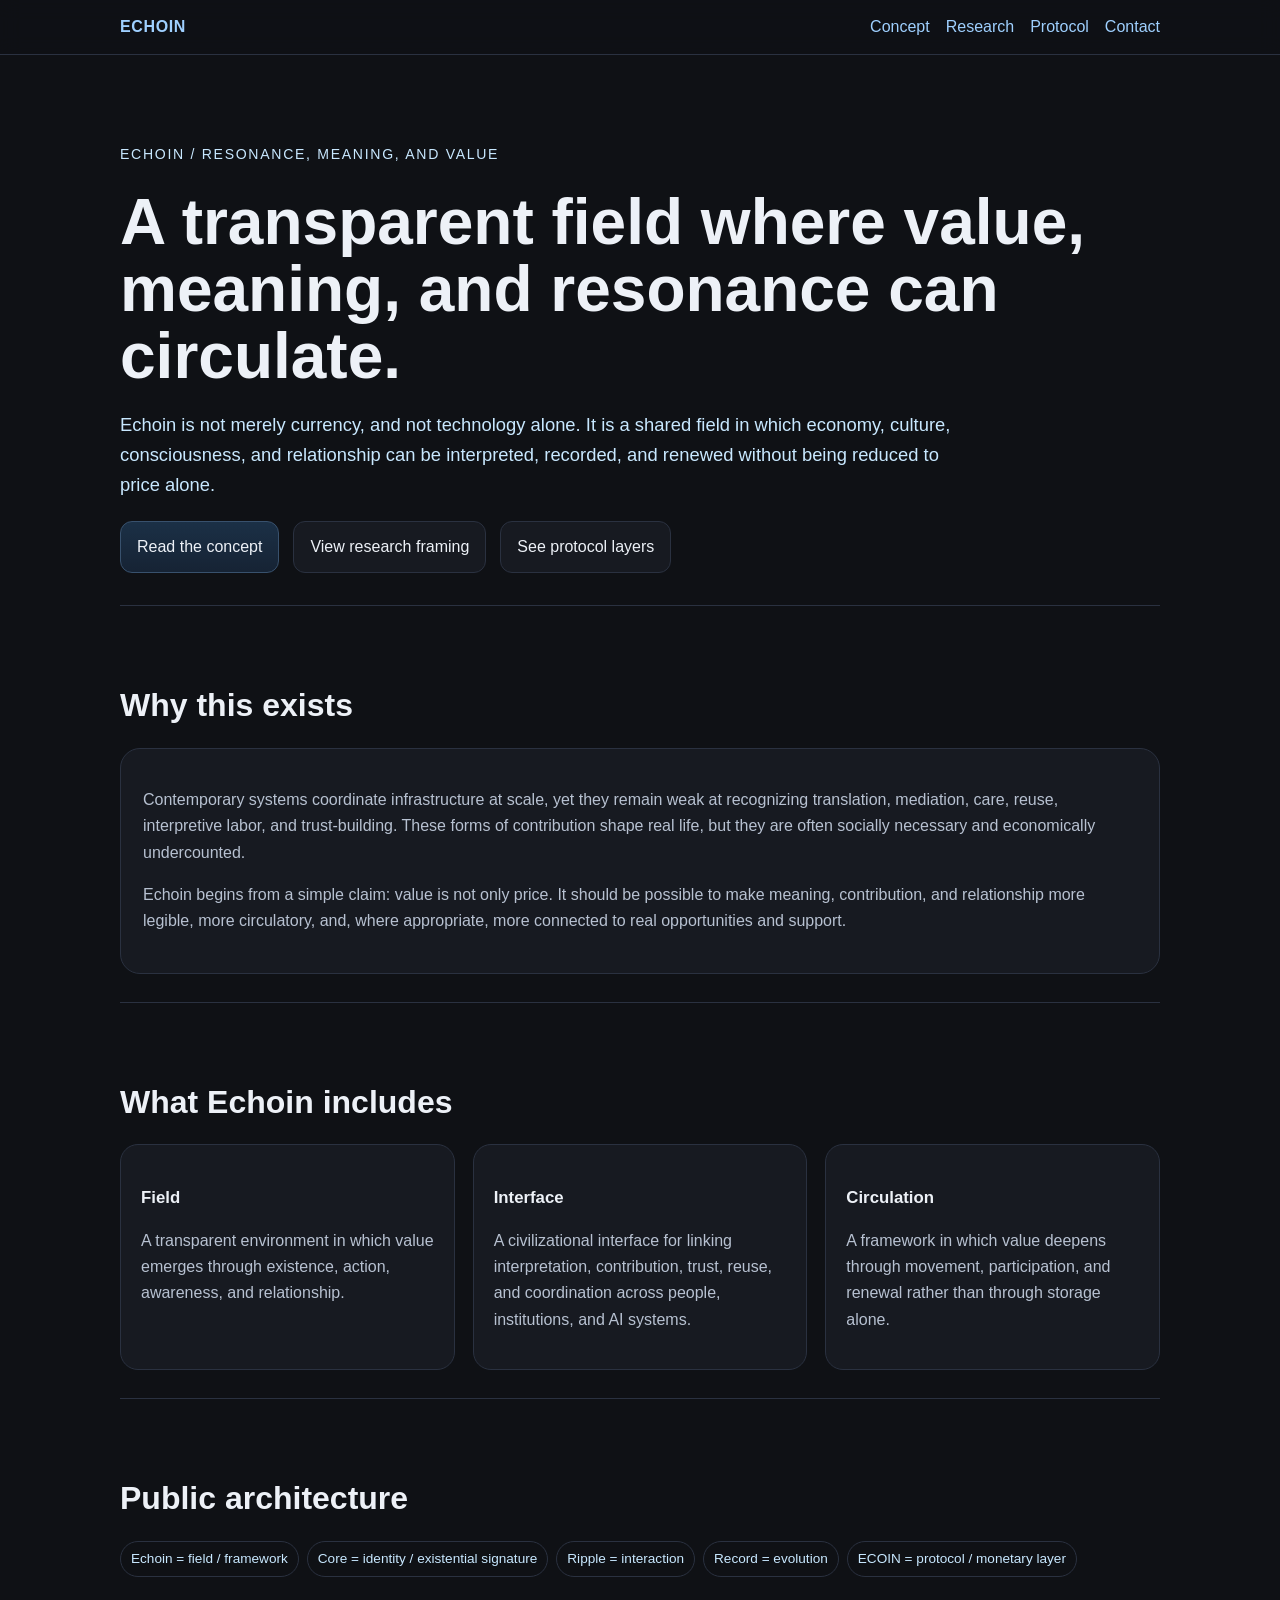
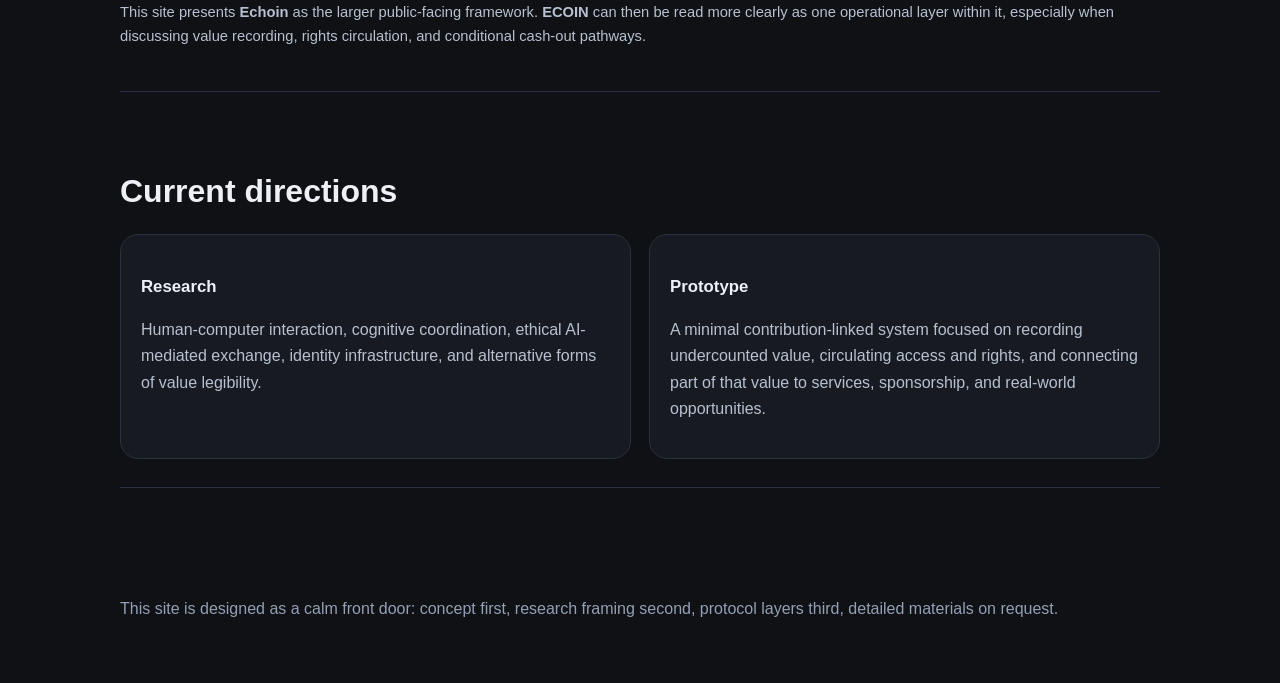
<file: index.html>
<!doctype html><html lang="en"><head><meta charset="utf-8"/><meta name="viewport" content="width=device-width, initial-scale=1"/><title>ECHOIN</title><meta name="description" content="Echoin public concept site."/><link rel="stylesheet" href="styles.css"/></head><body><header><div class="nav"><div class="brand"><a href="index.html">ECHOIN</a></div><nav class="nav-links"><a href="concept.html">Concept</a><a href="research.html">Research</a><a href="protocol.html">Protocol</a><a href="contact.html">Contact</a></nav></div></header><main><section class="hero"><div class="kicker">Echoin / Resonance, Meaning, and Value</div><h1>A transparent field where value, meaning, and resonance can circulate.</h1><p class="lead">Echoin is not merely currency, and not technology alone. It is a shared field in which economy, culture, consciousness, and relationship can be interpreted, recorded, and renewed without being reduced to price alone.</p><div class="cta-row"><a class="button primary" href="concept.html">Read the concept</a><a class="button" href="research.html">View research framing</a><a class="button" href="protocol.html">See protocol layers</a></div></section><section><h2>Why this exists</h2><div class="panel"><p>Contemporary systems coordinate infrastructure at scale, yet they remain weak at recognizing translation, mediation, care, reuse, interpretive labor, and trust-building. These forms of contribution shape real life, but they are often socially necessary and economically undercounted.</p><p>Echoin begins from a simple claim: value is not only price. It should be possible to make meaning, contribution, and relationship more legible, more circulatory, and, where appropriate, more connected to real opportunities and support.</p></div></section><section><h2>What Echoin includes</h2><div class="grid"><div class="card"><h3>Field</h3><p>A transparent environment in which value emerges through existence, action, awareness, and relationship.</p></div><div class="card"><h3>Interface</h3><p>A civilizational interface for linking interpretation, contribution, trust, reuse, and coordination across people, institutions, and AI systems.</p></div><div class="card"><h3>Circulation</h3><p>A framework in which value deepens through movement, participation, and renewal rather than through storage alone.</p></div></div></section><section><h2>Public architecture</h2><span class="badge">Echoin = field / framework</span><span class="badge">Core = identity / existential signature</span><span class="badge">Ripple = interaction</span><span class="badge">Record = evolution</span><span class="badge">ECOIN = protocol / monetary layer</span><p class="small">This site presents <strong>Echoin</strong> as the larger public-facing framework. <strong>ECOIN</strong> can then be read more clearly as one operational layer within it, especially when discussing value recording, rights circulation, and conditional cash-out pathways.</p></section><section><h2>Current directions</h2><div class="grid"><div class="card wide"><h3>Research</h3><p>Human-computer interaction, cognitive coordination, ethical AI-mediated exchange, identity infrastructure, and alternative forms of value legibility.</p></div><div class="card wide"><h3>Prototype</h3><p>A minimal contribution-linked system focused on recording undercounted value, circulating access and rights, and connecting part of that value to services, sponsorship, and real-world opportunities.</p></div></div></section></main><div class="footer"><div>This site is designed as a calm front door: concept first, research framing second, protocol layers third, detailed materials on request.</div></div></body></html>
</file>
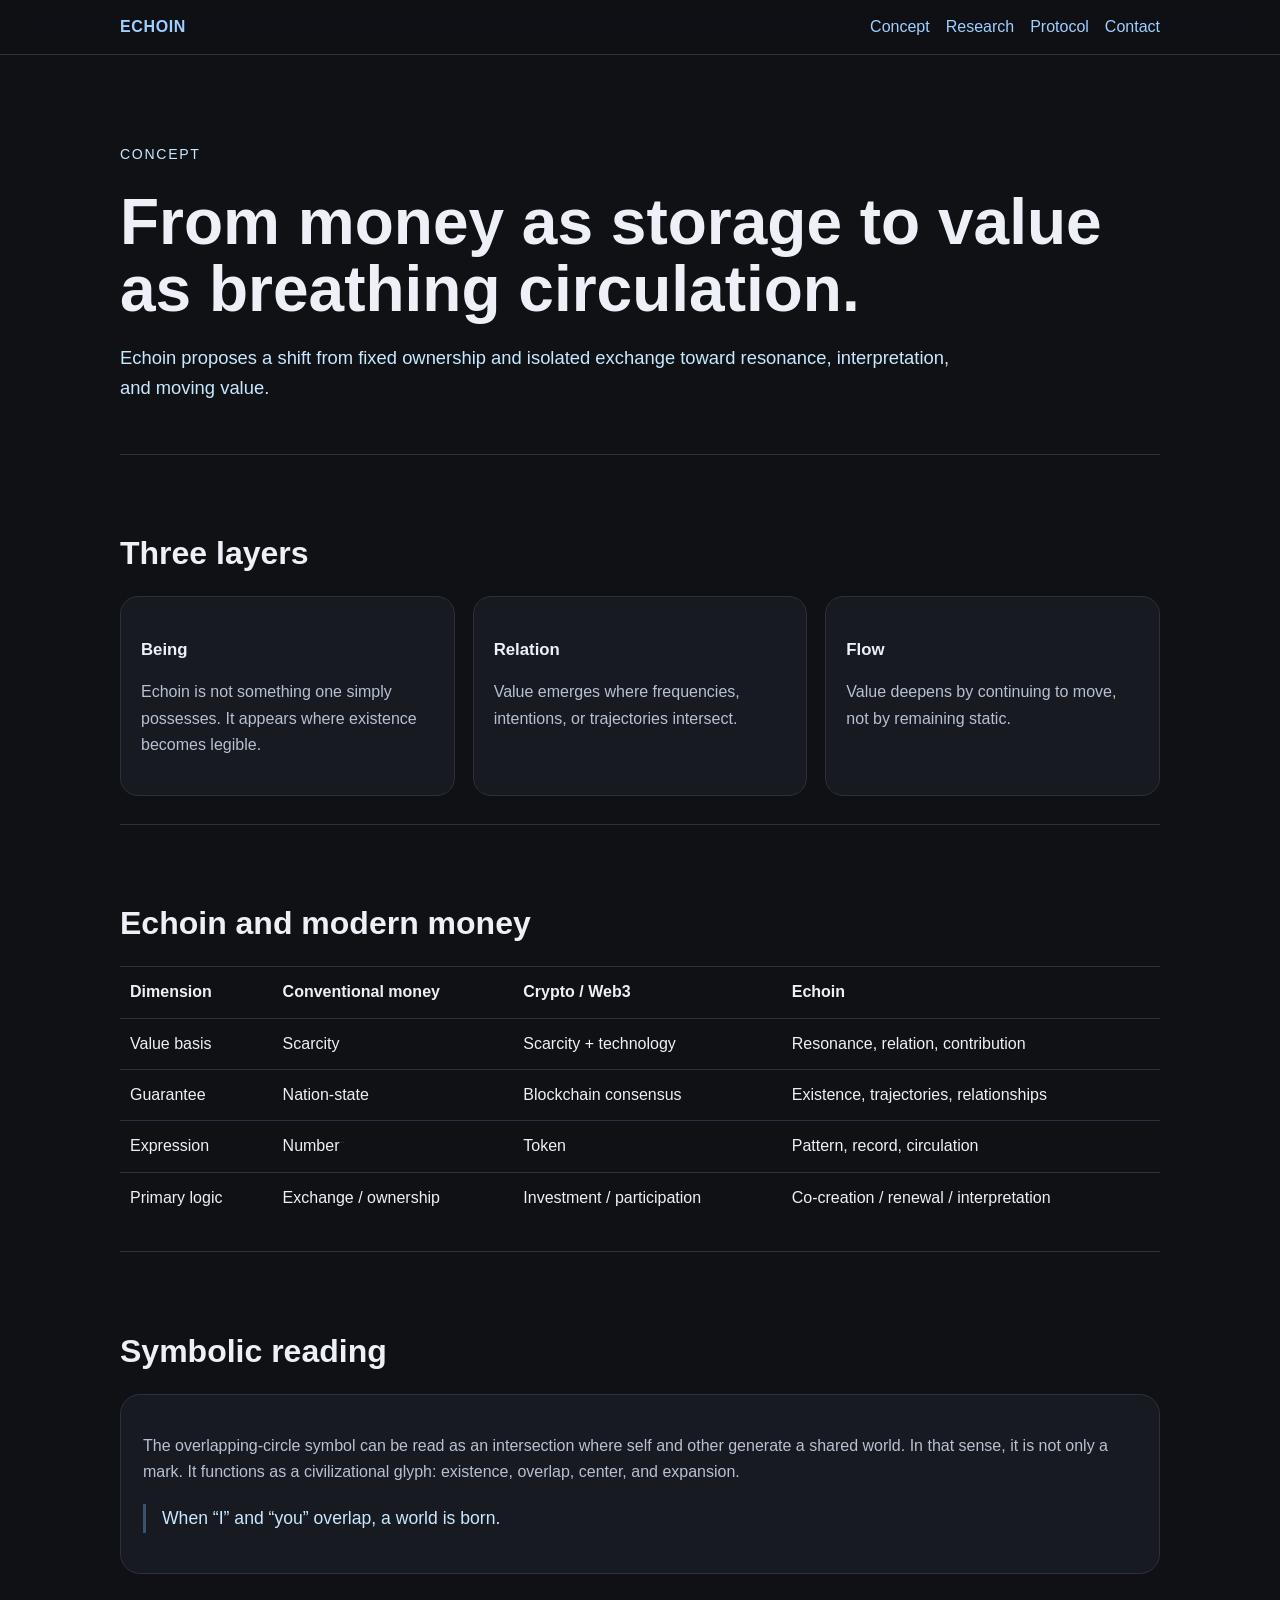
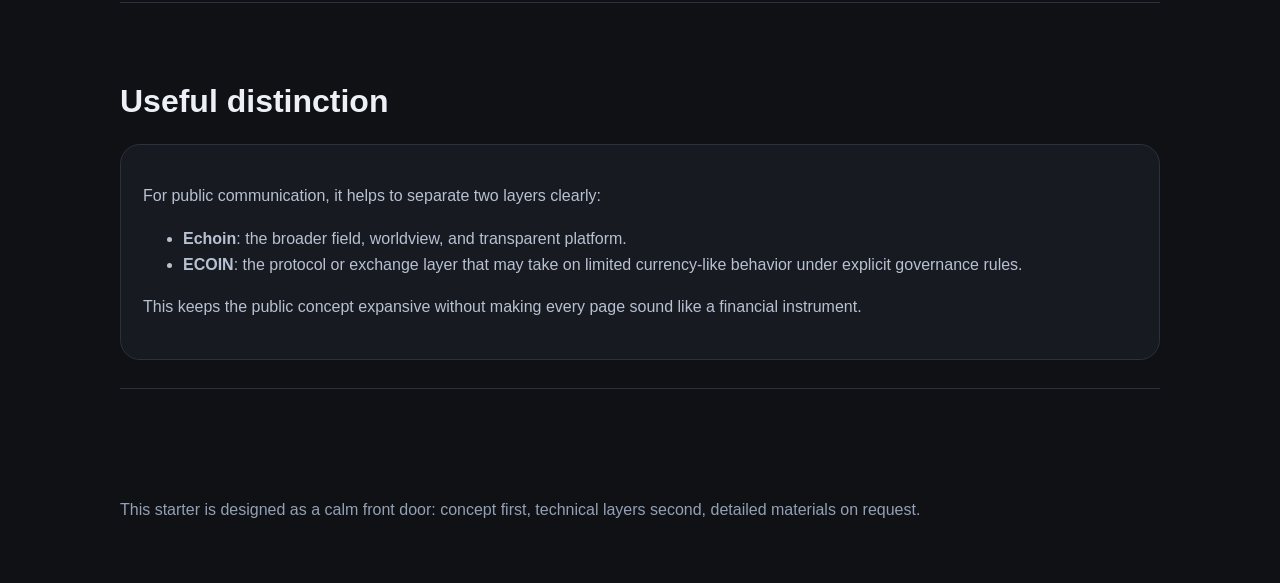
<file: concept.html>
<!doctype html><html lang="en"><head><meta charset="utf-8"/><meta name="viewport" content="width=device-width, initial-scale=1"/><title>ECHOIN</title><meta name="description" content="Echoin concept site starter."/><link rel="stylesheet" href="styles.css"/></head><body><header><div class="nav"><div class="brand"><a href="index.html">ECHOIN</a></div><nav class="nav-links"><a href="concept.html">Concept</a><a href="research.html">Research</a><a href="protocol.html">Protocol</a><a href="contact.html">Contact</a></nav></div></header><main><section class="hero"><div class="kicker">Concept</div><h1>From money as storage to value as breathing circulation.</h1><p class="lead">Echoin proposes a shift from fixed ownership and isolated exchange toward resonance, interpretation, and moving value.</p></section><section><h2>Three layers</h2><div class="grid"><div class="card"><h3>Being</h3><p>Echoin is not something one simply possesses. It appears where existence becomes legible.</p></div><div class="card"><h3>Relation</h3><p>Value emerges where frequencies, intentions, or trajectories intersect.</p></div><div class="card"><h3>Flow</h3><p>Value deepens by continuing to move, not by remaining static.</p></div></div></section><section><h2>Echoin and modern money</h2><table class="table"><tr><th>Dimension</th><th>Conventional money</th><th>Crypto / Web3</th><th>Echoin</th></tr><tr><td>Value basis</td><td>Scarcity</td><td>Scarcity + technology</td><td>Resonance, relation, contribution</td></tr><tr><td>Guarantee</td><td>Nation-state</td><td>Blockchain consensus</td><td>Existence, trajectories, relationships</td></tr><tr><td>Expression</td><td>Number</td><td>Token</td><td>Pattern, record, circulation</td></tr><tr><td>Primary logic</td><td>Exchange / ownership</td><td>Investment / participation</td><td>Co-creation / renewal / interpretation</td></tr></table></section><section><h2>Symbolic reading</h2><div class="panel"><p>The overlapping-circle symbol can be read as an intersection where self and other generate a shared world. In that sense, it is not only a mark. It functions as a civilizational glyph: existence, overlap, center, and expansion.</p><p class="quote">When “I” and “you” overlap, a world is born.</p></div></section><section><h2>Useful distinction</h2><div class="panel"><p>For public communication, it helps to separate two layers clearly:</p><ul><li><strong>Echoin</strong>: the broader field, worldview, and transparent platform.</li><li><strong>ECOIN</strong>: the protocol or exchange layer that may take on limited currency-like behavior under explicit governance rules.</li></ul><p>This keeps the public concept expansive without making every page sound like a financial instrument.</p></div></section></main><div class="footer"><div>This starter is designed as a calm front door: concept first, technical layers second, detailed materials on request.</div></div></body></html>
</file>
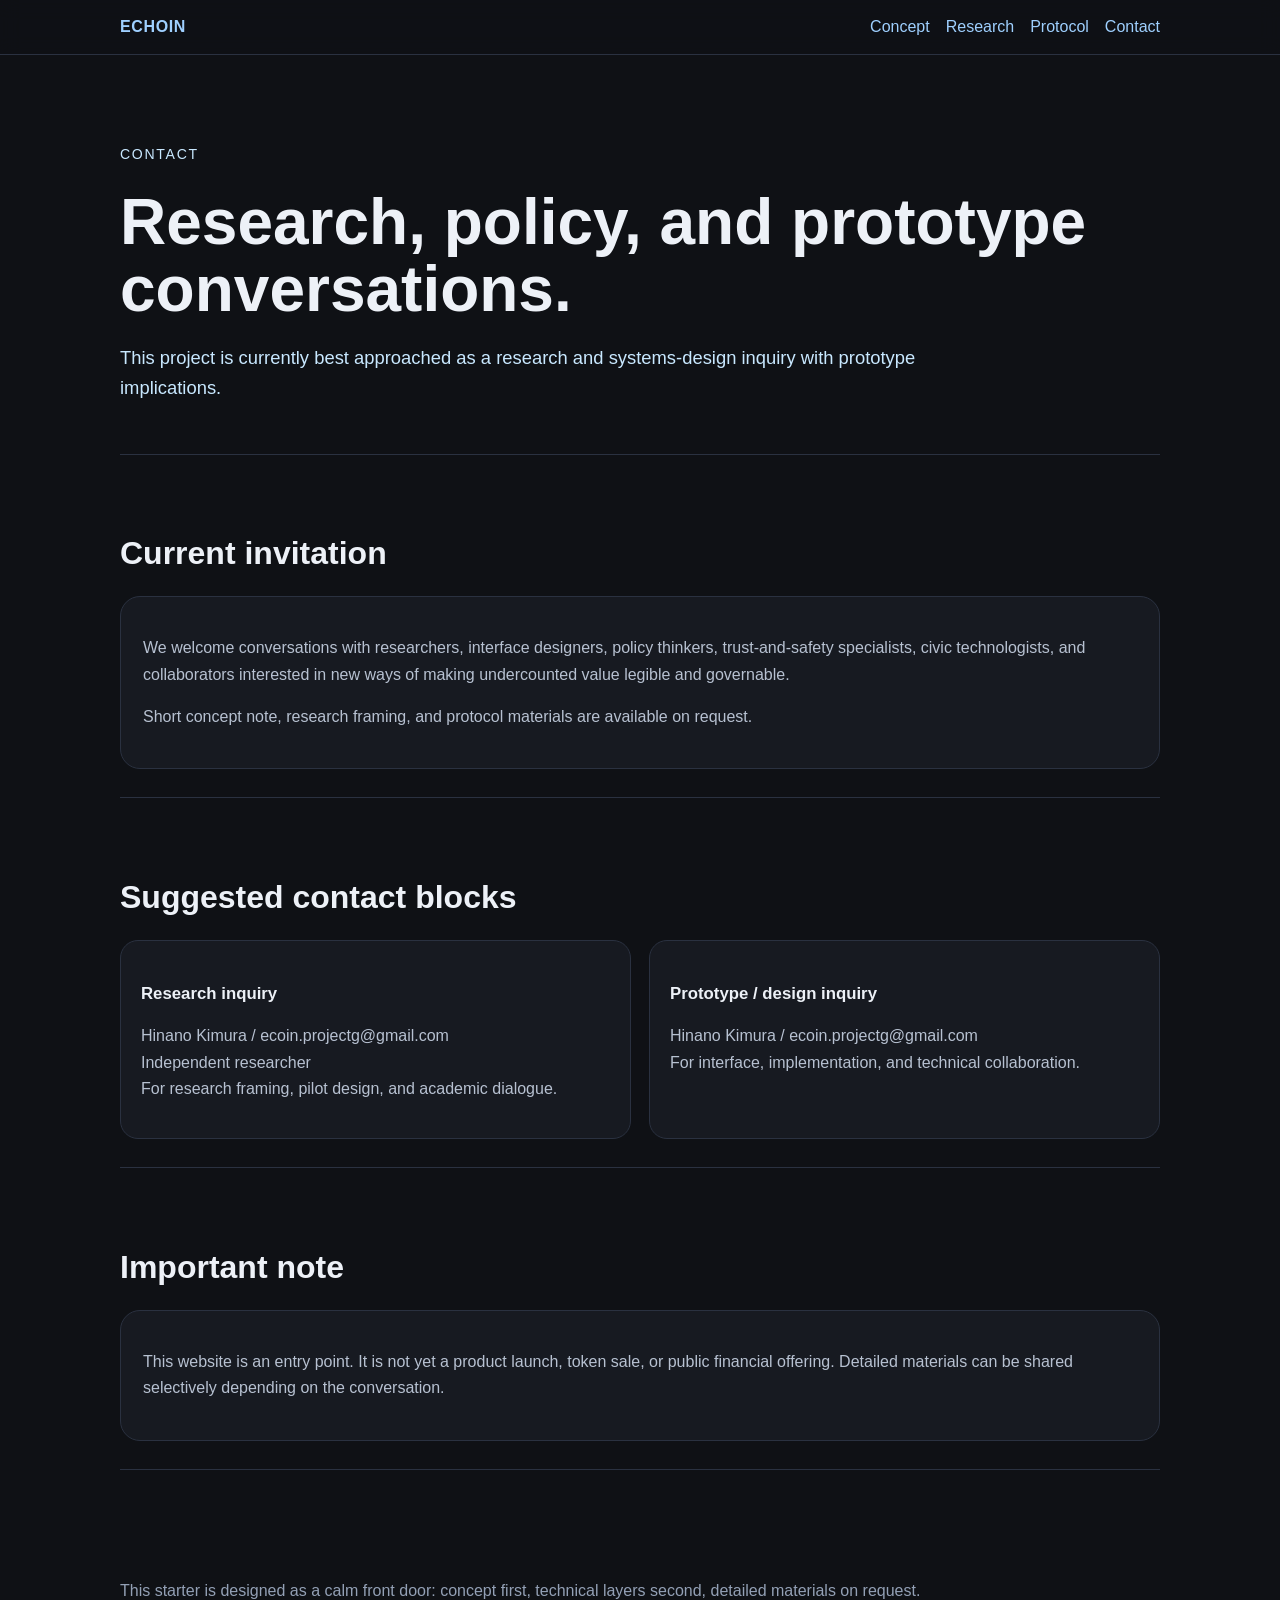
<file: contact.html>
<!doctype html><html lang="en"><head><meta charset="utf-8"/><meta name="viewport" content="width=device-width, initial-scale=1"/><title>ECHOIN</title><meta name="description" content="Echoin concept site starter."/><link rel="stylesheet" href="styles.css"/></head><body><header><div class="nav"><div class="brand"><a href="index.html">ECHOIN</a></div><nav class="nav-links"><a href="concept.html">Concept</a><a href="research.html">Research</a><a href="protocol.html">Protocol</a><a href="contact.html">Contact</a></nav></div></header><main><section class="hero"><div class="kicker">Contact</div><h1>Research, policy, and prototype conversations.</h1><p class="lead">This project is currently best approached as a research and systems-design inquiry with prototype implications.</p></section><section><h2>Current invitation</h2><div class="panel"><p>We welcome conversations with researchers, interface designers, policy thinkers, trust-and-safety specialists, civic technologists, and collaborators interested in new ways of making undercounted value legible and governable.</p><p>Short concept note, research framing, and protocol materials are available on request.</p></div></section><section><h2>Suggested contact blocks</h2><div class="grid"><div class="card wide"><h3>Research inquiry</h3><p>Hinano Kimura / ecoin.projectg@gmail.com<br>Independent researcher<br>For research framing, pilot design, and academic dialogue.</p></div><div class="card wide"><h3>Prototype / design inquiry</h3><p>Hinano Kimura / ecoin.projectg@gmail.com<br>For interface, implementation, and technical collaboration.</p></div></div></section><section><h2>Important note</h2><div class="panel"><p>This website is an entry point. It is not yet a product launch, token sale, or public financial offering. Detailed materials can be shared selectively depending on the conversation.</p></div></section></main><div class="footer"><div>This starter is designed as a calm front door: concept first, technical layers second, detailed materials on request.</div></div></body></html>
</file>
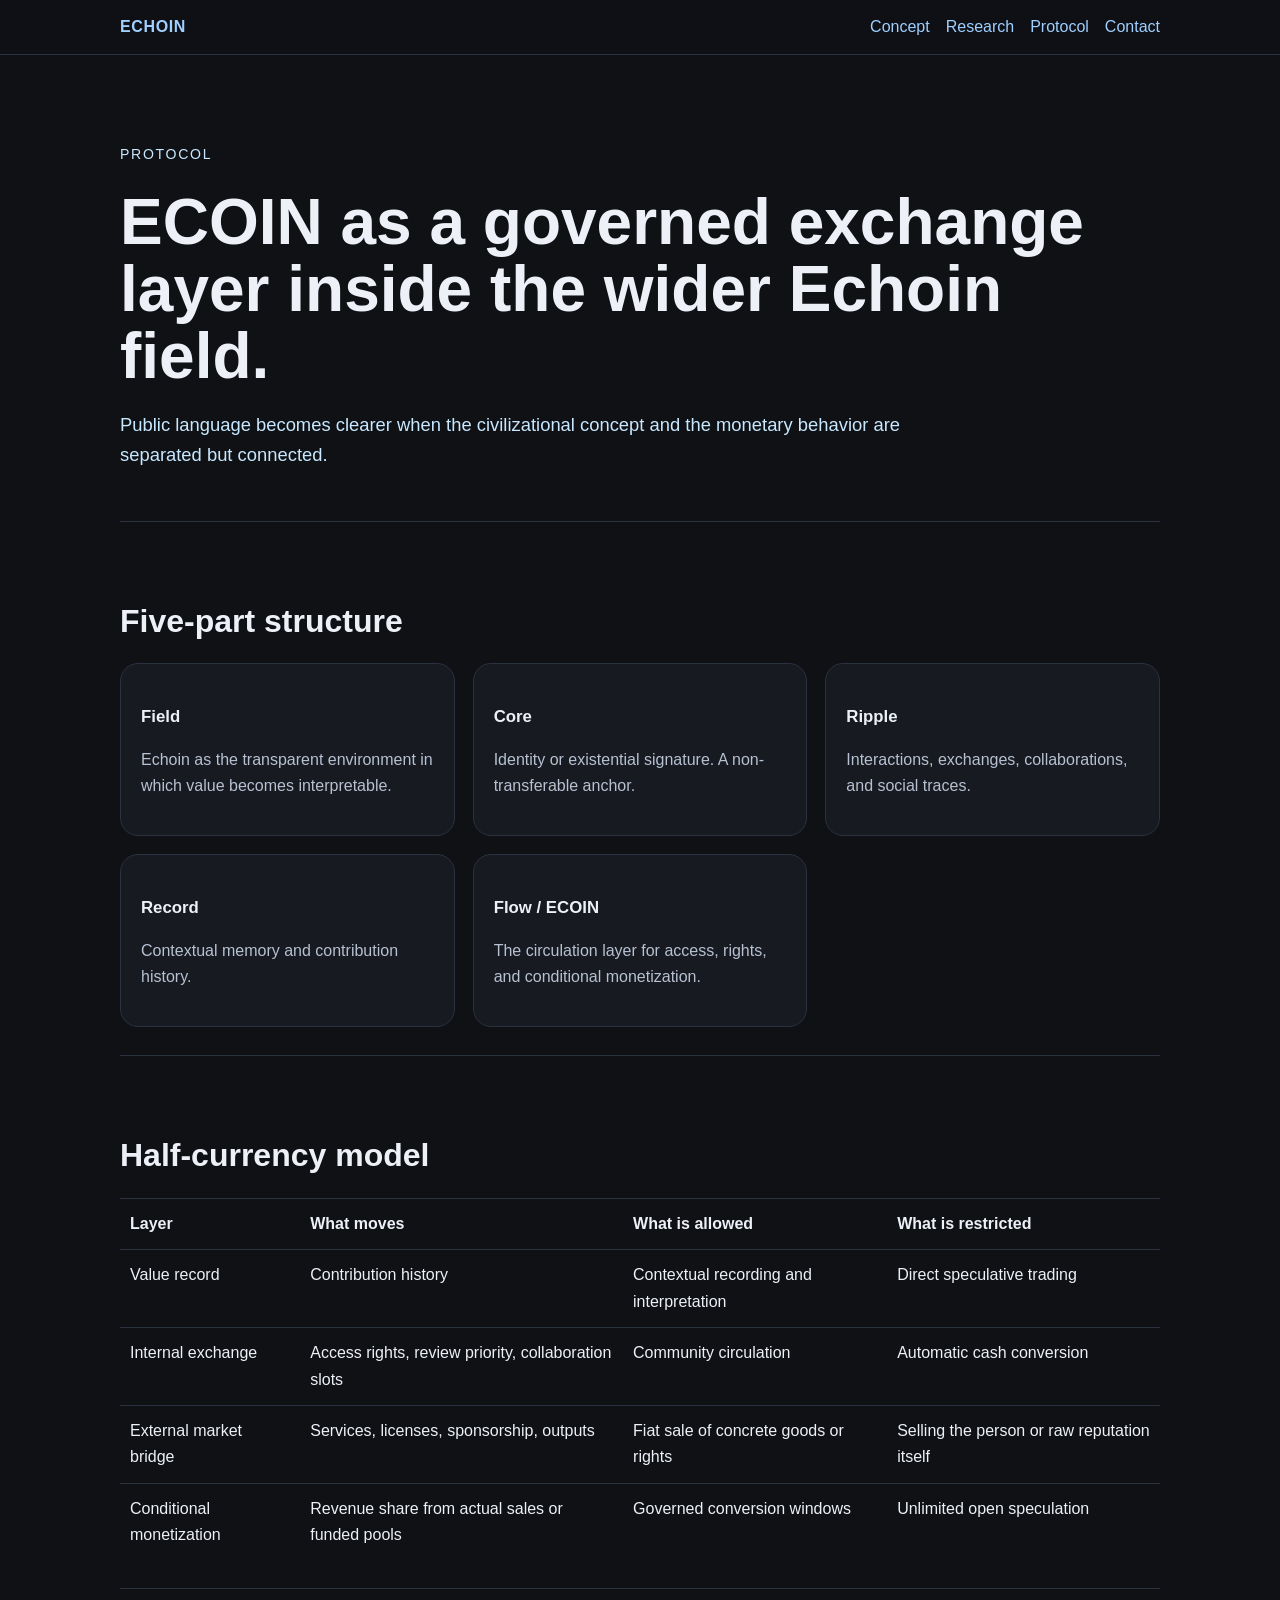
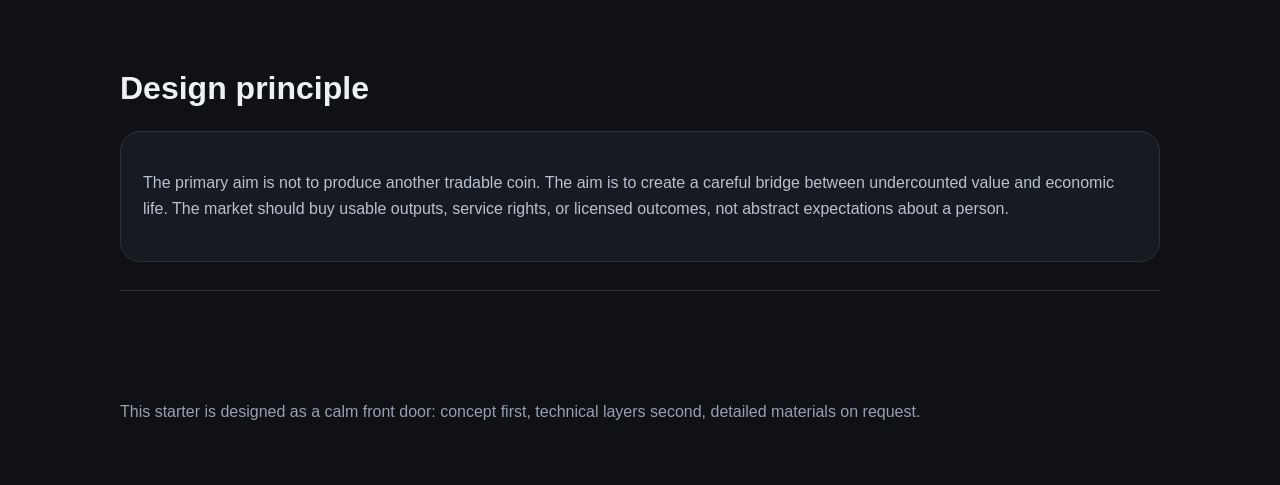
<file: protocol.html>
<!doctype html><html lang="en"><head><meta charset="utf-8"/><meta name="viewport" content="width=device-width, initial-scale=1"/><title>ECHOIN</title><meta name="description" content="Echoin concept site starter."/><link rel="stylesheet" href="styles.css"/></head><body><header><div class="nav"><div class="brand"><a href="index.html">ECHOIN</a></div><nav class="nav-links"><a href="concept.html">Concept</a><a href="research.html">Research</a><a href="protocol.html">Protocol</a><a href="contact.html">Contact</a></nav></div></header><main><section class="hero"><div class="kicker">Protocol</div><h1>ECOIN as a governed exchange layer inside the wider Echoin field.</h1><p class="lead">Public language becomes clearer when the civilizational concept and the monetary behavior are separated but connected.</p></section><section><h2>Five-part structure</h2><div class="grid"><div class="card"><h3>Field</h3><p>Echoin as the transparent environment in which value becomes interpretable.</p></div><div class="card"><h3>Core</h3><p>Identity or existential signature. A non-transferable anchor.</p></div><div class="card"><h3>Ripple</h3><p>Interactions, exchanges, collaborations, and social traces.</p></div><div class="card"><h3>Record</h3><p>Contextual memory and contribution history.</p></div><div class="card"><h3>Flow / ECOIN</h3><p>The circulation layer for access, rights, and conditional monetization.</p></div></div></section><section><h2>Half-currency model</h2><table class="table"><tr><th>Layer</th><th>What moves</th><th>What is allowed</th><th>What is restricted</th></tr><tr><td>Value record</td><td>Contribution history</td><td>Contextual recording and interpretation</td><td>Direct speculative trading</td></tr><tr><td>Internal exchange</td><td>Access rights, review priority, collaboration slots</td><td>Community circulation</td><td>Automatic cash conversion</td></tr><tr><td>External market bridge</td><td>Services, licenses, sponsorship, outputs</td><td>Fiat sale of concrete goods or rights</td><td>Selling the person or raw reputation itself</td></tr><tr><td>Conditional monetization</td><td>Revenue share from actual sales or funded pools</td><td>Governed conversion windows</td><td>Unlimited open speculation</td></tr></table></section><section><h2>Design principle</h2><div class="panel"><p>The primary aim is not to produce another tradable coin. The aim is to create a careful bridge between undercounted value and economic life. The market should buy usable outputs, service rights, or licensed outcomes, not abstract expectations about a person.</p></div></section></main><div class="footer"><div>This starter is designed as a calm front door: concept first, technical layers second, detailed materials on request.</div></div></body></html>
</file>
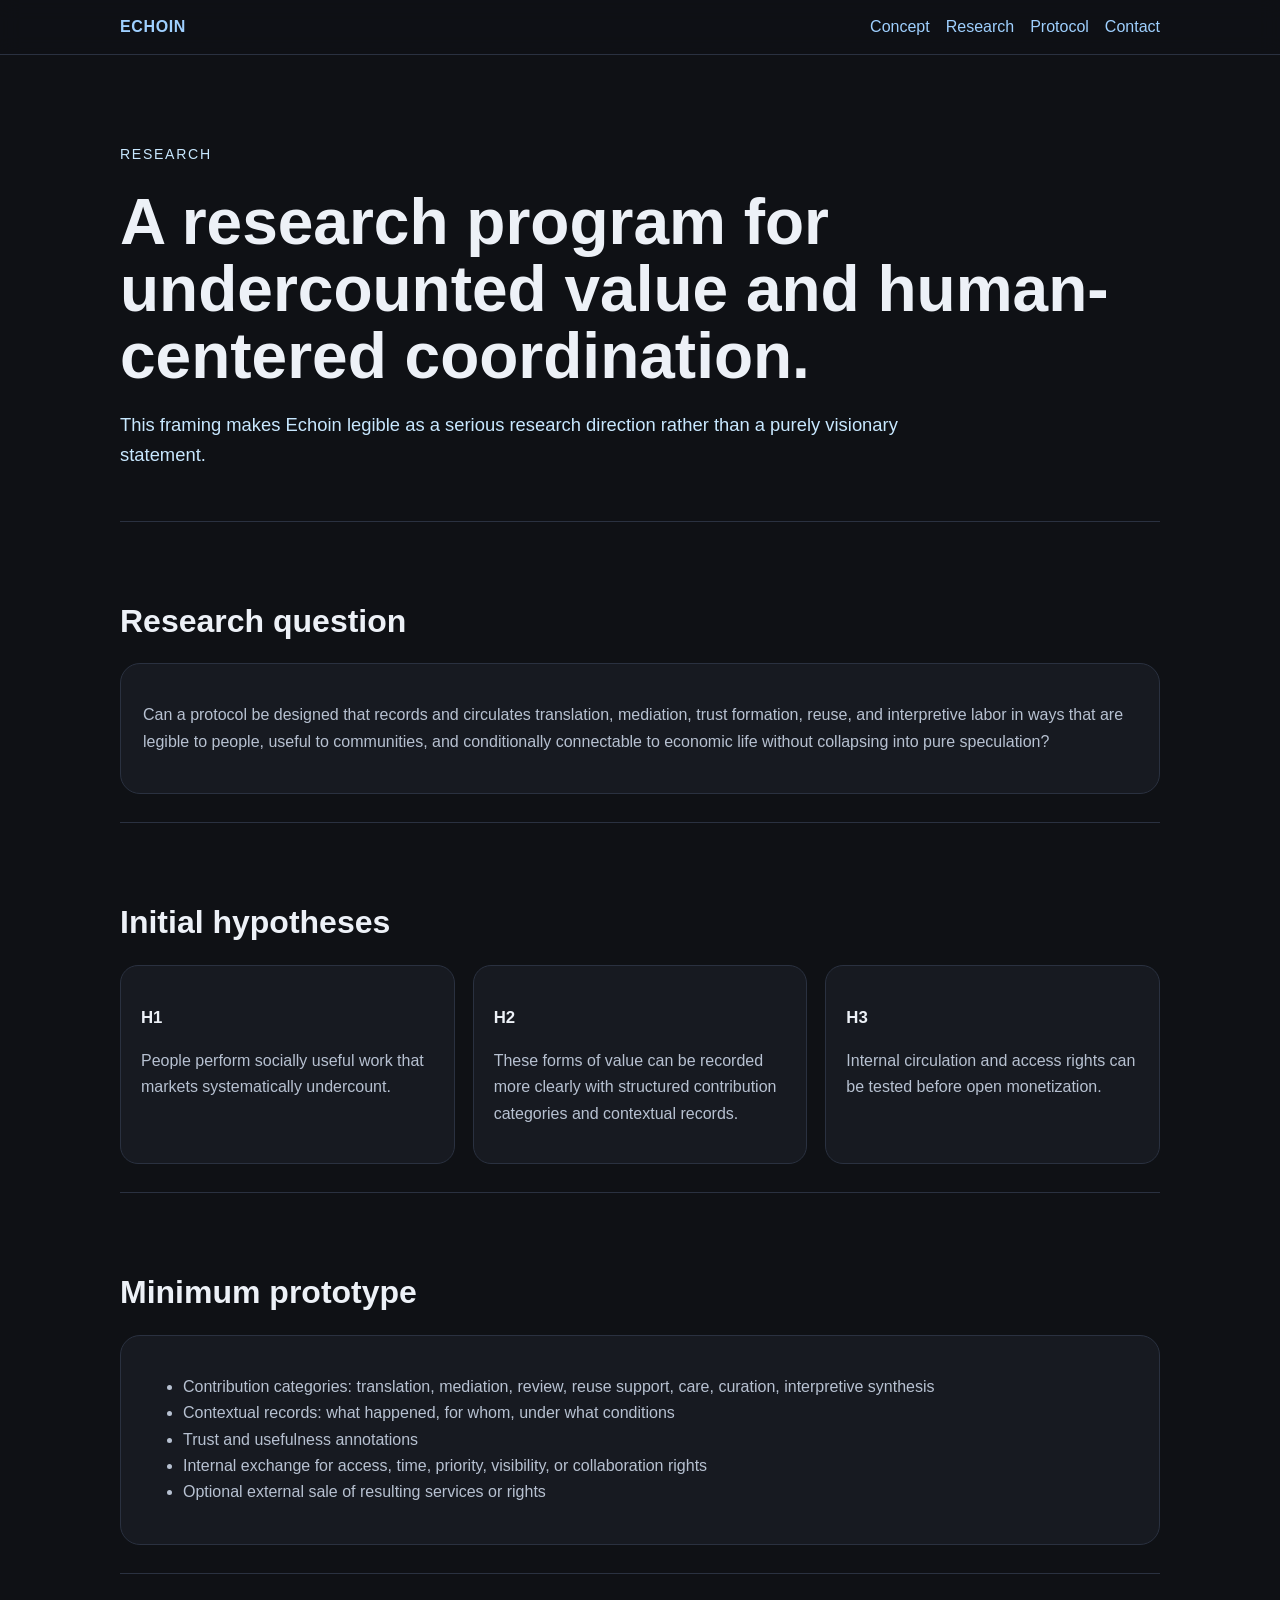
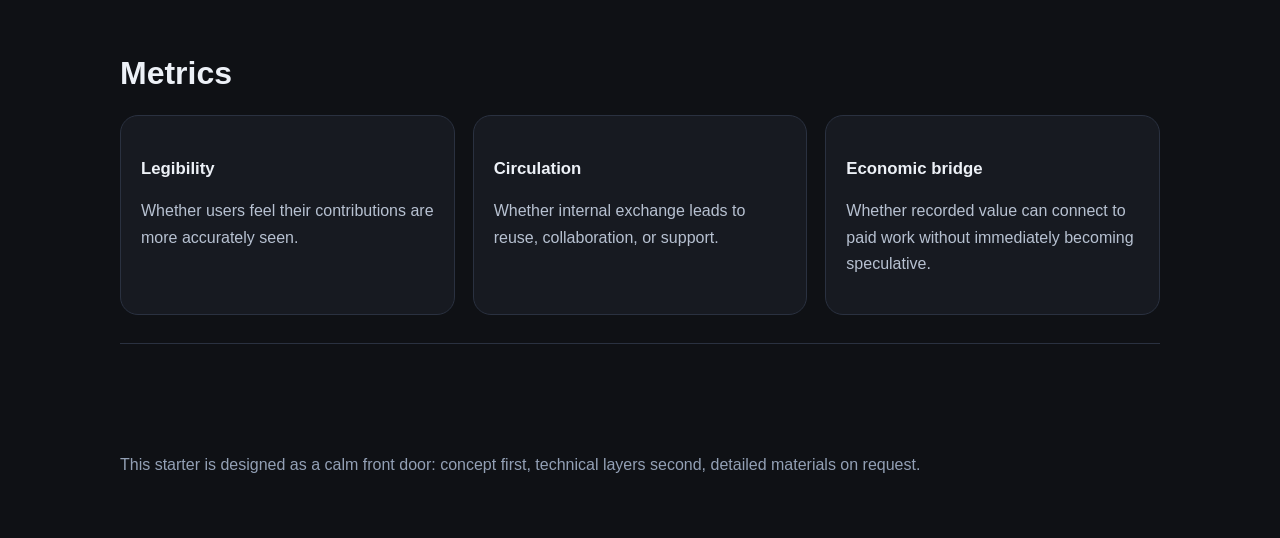
<file: research.html>
<!doctype html><html lang="en"><head><meta charset="utf-8"/><meta name="viewport" content="width=device-width, initial-scale=1"/><title>ECHOIN</title><meta name="description" content="Echoin concept site starter."/><link rel="stylesheet" href="styles.css"/></head><body><header><div class="nav"><div class="brand"><a href="index.html">ECHOIN</a></div><nav class="nav-links"><a href="concept.html">Concept</a><a href="research.html">Research</a><a href="protocol.html">Protocol</a><a href="contact.html">Contact</a></nav></div></header><main><section class="hero"><div class="kicker">Research</div><h1>A research program for undercounted value and human-centered coordination.</h1><p class="lead">This framing makes Echoin legible as a serious research direction rather than a purely visionary statement.</p></section><section><h2>Research question</h2><div class="panel"><p>Can a protocol be designed that records and circulates translation, mediation, trust formation, reuse, and interpretive labor in ways that are legible to people, useful to communities, and conditionally connectable to economic life without collapsing into pure speculation?</p></div></section><section><h2>Initial hypotheses</h2><div class="grid"><div class="card"><h3>H1</h3><p>People perform socially useful work that markets systematically undercount.</p></div><div class="card"><h3>H2</h3><p>These forms of value can be recorded more clearly with structured contribution categories and contextual records.</p></div><div class="card"><h3>H3</h3><p>Internal circulation and access rights can be tested before open monetization.</p></div></div></section><section><h2>Minimum prototype</h2><div class="panel"><ul><li>Contribution categories: translation, mediation, review, reuse support, care, curation, interpretive synthesis</li><li>Contextual records: what happened, for whom, under what conditions</li><li>Trust and usefulness annotations</li><li>Internal exchange for access, time, priority, visibility, or collaboration rights</li><li>Optional external sale of resulting services or rights</li></ul></div></section><section><h2>Metrics</h2><div class="grid"><div class="card"><h3>Legibility</h3><p>Whether users feel their contributions are more accurately seen.</p></div><div class="card"><h3>Circulation</h3><p>Whether internal exchange leads to reuse, collaboration, or support.</p></div><div class="card"><h3>Economic bridge</h3><p>Whether recorded value can connect to paid work without immediately becoming speculative.</p></div></div></section></main><div class="footer"><div>This starter is designed as a calm front door: concept first, technical layers second, detailed materials on request.</div></div></body></html>
</file>
<file: styles.css>
:root{--bg:#0f1115;--panel:#171a21;--text:#edf1f7;--muted:#b7c1d1;--line:#2a3140;--accent:#9fd0ff;--accent2:#c8e8ff;--max:1080px}
*{box-sizing:border-box}html,body{margin:0;padding:0;background:var(--bg);color:var(--text);font-family:-apple-system,BlinkMacSystemFont,"Segoe UI",Roboto,Arial,sans-serif;line-height:1.65}a{color:var(--accent);text-decoration:none}a:hover{text-decoration:underline}header{position:sticky;top:0;background:rgba(15,17,21,.86);backdrop-filter:blur(10px);border-bottom:1px solid var(--line);z-index:20}.nav{max-width:var(--max);margin:0 auto;padding:14px 20px;display:flex;gap:18px;align-items:center;justify-content:space-between}.brand{font-weight:700;letter-spacing:.04em}.nav-links{display:flex;gap:16px;flex-wrap:wrap}main{max-width:var(--max);margin:0 auto;padding:40px 20px 80px}.hero{padding:48px 0 32px;border-bottom:1px solid var(--line)}.kicker{font-size:.88rem;color:var(--accent2);text-transform:uppercase;letter-spacing:.12em}h1{font-size:clamp(2rem,6vw,4rem);line-height:1.05;margin:.35em 0 .3em}h2{font-size:clamp(1.4rem,3vw,2rem);margin:1.4em 0 .5em}h3{font-size:1.05rem;margin:1.1em 0 .4em}p.lead{font-size:1.15rem;max-width:850px;color:var(--accent2)}p,li{color:var(--muted)}section{padding:28px 0;border-bottom:1px solid var(--line)}.grid{display:grid;grid-template-columns:repeat(12,1fr);gap:18px}.card{grid-column:span 4;background:var(--panel);border:1px solid var(--line);border-radius:18px;padding:20px}.card.wide{grid-column:span 6}.panel{background:var(--panel);border:1px solid var(--line);border-radius:20px;padding:22px}.badge{display:inline-block;border:1px solid var(--line);border-radius:999px;padding:6px 10px;font-size:.85rem;color:var(--accent2);margin:0 8px 8px 0}.cta-row{display:flex;gap:14px;flex-wrap:wrap;margin-top:20px}.button{display:inline-block;padding:12px 16px;border-radius:12px;border:1px solid var(--line);background:var(--panel);color:var(--text)}.button.primary{background:linear-gradient(180deg,#1b3046,#162334);border-color:#38516d}.table{width:100%;border-collapse:collapse;margin-top:14px}.table th,.table td{border-top:1px solid var(--line);padding:12px 10px;text-align:left;vertical-align:top}.quote{font-size:1.1rem;color:var(--accent2);border-left:3px solid #38516d;padding-left:16px;margin:18px 0}.small{font-size:.92rem}.footer{max-width:var(--max);margin:0 auto;padding:28px 20px 60px;color:#93a0b5}@media (max-width:860px){.card,.card.wide{grid-column:span 12}.nav{align-items:flex-start;flex-direction:column}.hero{padding-top:28px}}
</file>
